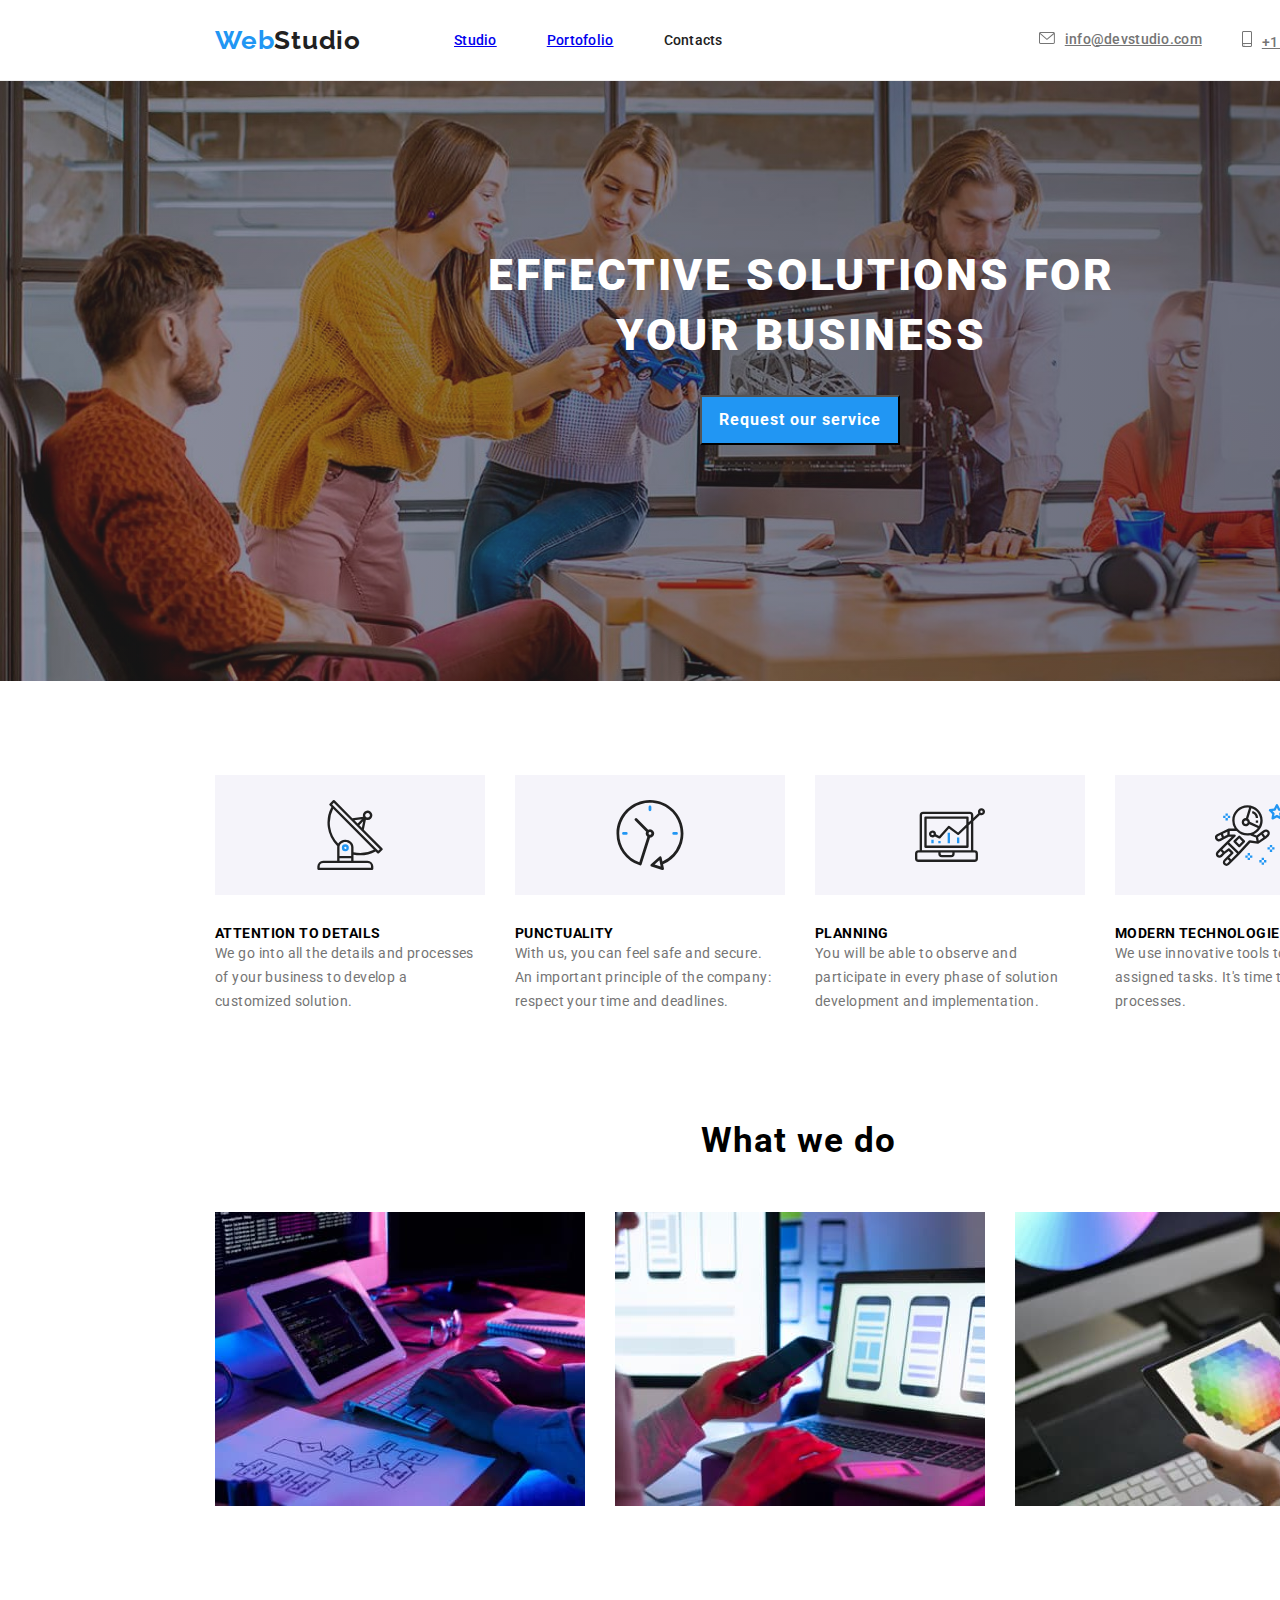
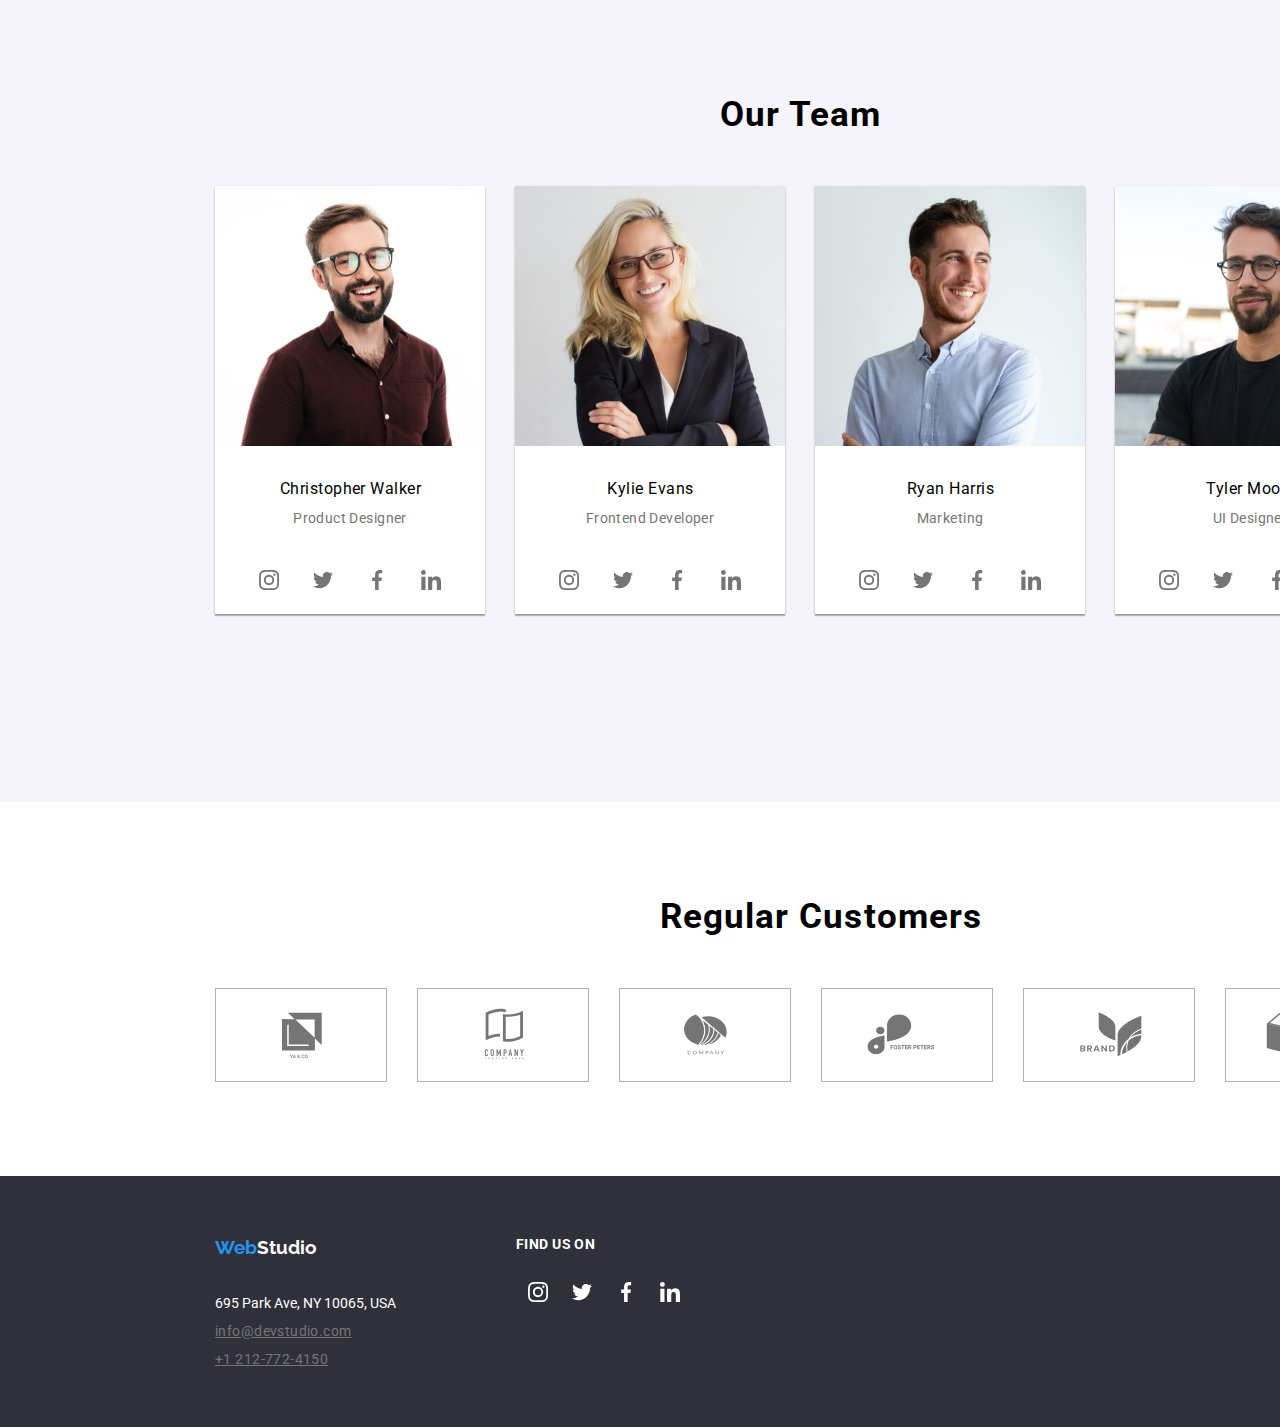
<file: index.html>
<!DOCTYPE html>
<html lang="en">
  <head>
    <meta charset="UTF-8" />
    <meta name="viewport" content="width=device-width, initial-scale=1.0" />
    <title>Studio</title>
    <link rel="preconnect" href="https://fonts.googleapis.com" />
    <link rel="preconnect" href="https://fonts.gstatic.com" crossorigin />
    <link
      href="https://fonts.googleapis.com/css2?family=Raleway:ital,wght@0,100..900;1,100..900&family=Roboto:ital,wght@0,100;0,300;0,400;0,500;0,700;0,900;1,100;1,300;1,400;1,500;1,700;1,900&display=swap"
      rel="stylesheet"
    />
    <link rel="stylesheet" href="./css/style.css" />
  </head>
  <body class="body">
    <!--Header section-->
    <header class="header">
      <nav class="header__navigation">
        <div class="header__div">
          <h3 class="header__logo"><span class="spanhf">Web</span>Studio</h3>
        </div>
        <div class="header__div1">
            <a href="index.html">Studio</a>
            <a href="portofolio.html">Portofolio</a>
            <p>Contacts</p>
        </div>
      </nav>
       <div class="header__div2">
           <a class="header__info" href="mailto:info@devstudio.com"
           ><svg class="header__icon">
            <use href="./images/svg/icons.svg#icon-envelope"/>
           </svg>info@devstudio.com</a>
            <a class="header__info" href="tel:+12127724150"><svg class="header__icon1">
            <use href="./images/svg/icons.svg#icon-smartphone"/>
           </svg>+1 212-772-4150</a>
       </div>  
    </header>
    <main>
      <!--Main section-->
      <section class="main__section">
      <div class="main">
        <h1 class="main__text">EFFECTIVE SOLUTIONS FOR <br />YOUR BUSINESS</h1>
        <button data-modal-open class="main__button" type="button">Request our service</button>
      </div>
      </section>
      <!--What we do section-->
      <section class="what1">
        <div class="what__section">
          <div>
            <p class="what__icon-d">
              <svg class="what__icon">
               <use href="./images/svg/symbol-defs.svg#icon-antenna"/>
              </svg>
            </p>
            <p class="what__title">ATTENTION TO DETAILS</p>
            <p class="what__subtitle">
              We go into all the details and processes <br />
              of your business to develop a <br />
              customized solution.
            </p>
          </div>
          <div>
            <p class="what__icon-d">
              <svg class="what__icon">
               <use href="./images/svg/symbol-defs.svg#icon-clock"/>
              </svg>
            </p>
            <p class="what__title">PUNCTUALITY</p>
            <p class="what__subtitle">
              With us, you can feel safe and secure. <br />
              An important principle of the company: <br />
              respect your time and deadlines.
            </p>
          </div>
          <div>
            <p class="what__icon-d">
              <svg class="what__icon">
               <use href="./images/svg/symbol-defs.svg#icon-diagram"/>
              </svg>
            </p>
            <p class="what__title">PLANNING</p>
            <p class="what__subtitle">
              You will be able to observe and <br />
              participate in every phase of solution <br />
              development and implementation.
            </p>
          </div>
          <div>
            <p class="what__icon-d">
              <svg class="what__icon">
               <use href="./images/svg/symbol-defs.svg#icon-astronaut"/>
              </svg>
            </p>
            <p class="what__title">MODERN TECHNOLOGIES</p>
            <p class="what__subtitle">
              We use innovative tools to solve <br />
              assigned tasks. It's time to simplify work <br />
              processes.
            </p>
          </div>
        </div>
      </section>
      <section class="what">
        <h2 class="what__we">What we do</h2>
        <div class="what__images">
          <img
            class="what__image"
            src="./images/box-1.jpg"
            alt="laptop"
            width="200"
          />
          <img
            class="what__image"
            src="./images/box-2.jpg"
            alt="telefon"
            width="200"
          />
          <img
            class="what__image"
            src="./images/box-3.jpg"
            alt="tableta"
            width="200"
          />
        </div>
      </section>

      <!--Our team section-->
      <section class="ourteam">
        <h2 class="ourteam__title">Our Team</h2>

        <!--Container cu echipa-->
        <div class="ourteam__team">
          <!--Primul-->
          <div class="ourteam__div">
            <img
              class="ourteam__image"
              src="./images/img-1.jpg"
              alt="Product Designer"
            />
            <p class="ourteam__name">Christopher Walker</p>
            <p class="ourteam__job">Product Designer</p>
            <ul class="our__social">
              <li><a href="">
                <svg class="our__icon">
                  <use href="./images/svg/icons.svg#icon-instagram">
                </svg>
                </a>
              </li>
              <li><a href="">
                <svg class="our__icon">
                  <use href="./images/svg/icons.svg#icon-twitter">
                </svg>
                </a>
              </li>
              <li><a href="">
                <svg class="our__icon">
                  <use href="./images/svg/icons.svg#icon-facebook">
                </svg>
                </a>
              </li>
              <li><a href="">
                <svg class="our__icon">
                  <use href="./images/svg/icons.svg#icon-linkedin">
                </svg>
                </a>
              </li>
            </ul>
          </div>

          <!--Al 2 lea-->
          <div class="ourteam__div">
            <img
              class="ourteam__image"
              src="./images/img-2.jpg"
              alt="Frontend Developer"
              width="200"
            />
            <p class="ourteam__name">Kylie Evans</p>
            <p class="ourteam__job">Frontend Developer</p>
             <ul class="our__social">
              <li><a href="">
                <svg class="our__icon">
                  <use href="./images/svg/icons.svg#icon-instagram">
                </svg>
                </a>
              </li>
              <li><a href="">
                <svg class="our__icon">
                  <use href="./images/svg/icons.svg#icon-twitter">
                </svg>
                </a>
              </li>
              <li><a href="">
                <svg class="our__icon">
                  <use href="./images/svg/icons.svg#icon-facebook">
                </svg>
                </a>
              </li>
              <li><a href="">
                <svg class="our__icon">
                  <use href="./images/svg/icons.svg#icon-linkedin">
                </svg>                </a>
              </li>
            </ul>
          </div>

          <!--Al 3 lea-->
          <div class="ourteam__div">
            <img
              class="ourteam__image"
              src="./images/img-3.jpg"
              alt="Marketing"
              width="200"
            />
            <p class="ourteam__name">Ryan Harris</p>
            <p class="ourteam__job">Marketing</p>
             <ul class="our__social">
              <li><a href="">
                <svg class="our__icon">
                  <use href="./images/svg/icons.svg#icon-instagram">
                </svg>
                </a>
              </li>
              <li><a href="">
                <svg class="our__icon">
                  <use href="./images/svg/icons.svg#icon-twitter">
                </svg>
                </a>
              </li>
              <li><a href="">
                <svg class="our__icon">
                  <use href="./images/svg/icons.svg#icon-facebook">
                </svg>
                </a>
              </li>
              <li><a href="">
                <svg class="our__icon">
                  <use href="./images/svg/icons.svg#icon-linkedin">
                </svg>                </a>
              </li>
            </ul>
          </div>

          <!--Al 4 lea-->
          <div class="ourteam__div">
            <img
              class="ourteam__image"
              src="./images/img-4.jpg"
              alt="UI Designer"
              width="200"
            />
            <p class="ourteam__name">Tyler Moore</p>
            <p class="ourteam__job">UI Designer</p>
             <ul class="our__social">
              <li><a href="">
                <svg class="our__icon">
                  <use href="./images/svg/icons.svg#icon-instagram">
                </svg>
                </a>
              </li>
              <li><a href="">
                <svg class="our__icon">
                  <use href="./images/svg/icons.svg#icon-twitter">
                </svg>
                </a>
              </li>
              <li><a href="">
                <svg class="our__icon">
                  <use href="./images/svg/icons.svg#icon-facebook">
                </svg>
                </a>
              </li>
              <li><a href="">
                <svg class="our__icon">
                  <use href="./images/svg/icons.svg#icon-linkedin">
                </svg>                </a>
              </li>
            </ul>
          </div>
        </div>
      </section>
      <!-- Customers section -->
      <section class="customers">
        <h1 class="customers__title">Regular Customers</h1>
        <ul class="customers__list">
              <li class="customers__cadru"><a href="">
                <svg class="customers__icon">
                  <use href="./images/svg/icons.svg#icon-logo-1">
                </svg>
                </a>
              </li>
              <li class="customers__cadru"><a href="">
                <svg class="customers__icon">
                  <use href="./images/svg/icons.svg#icon-logo-2">
                </svg>
                </a>
              </li>
              <li class="customers__cadru"><a href="">
                <svg class="customers__icon">
                  <use href="./images/svg/icons.svg#icon-logo-3">
                </svg>
                </a>
              </li>
              <li class="customers__cadru"><a href="">
                <svg class="customers__icon">
                  <use href="./images/svg/icons.svg#icon-logo-4">
                </svg>
                </a>
              </li>
              <li class="customers__cadru"><a href="">
                <svg class="customers__icon">
                  <use href="./images/svg/icons.svg#icon-logo-5">
                </svg>
                </a>
              </li>
              <li class="customers__cadru"><a href="">
                <svg class="customers__icon">
                  <use href="./images/svg/icons.svg#icon-logo-6">
                </svg>
                </a>
              </li>
            </ul>
      </section>
    </main>

    <!--Footer section-->
    <footer class="footer">
      <section class="footer__section">
        <div class="container">
          <div>
            <h3 class="footer__logo"><span class="spanhf">Web</span>Studio</h3>
             <p class="footer__adress">695 Park Ave, NY 10065, USA</p>
            <div class="footer__infos">
               <a class="footer__info" href="mailto:info@devstudio.com"
                >info@devstudio.com</a
               >
              <a class="footer__info" href="tel:+12127724150">+1 212-772-4150</a>
            </div>
          </div>
          <div class="footer__social">
          <h4 class="footer__title">FIND US ON</h4>
          <ul class="footer__social-ul">
              <li><a href="">
                <svg class="footer__icon">
                  <use href="./images/svg/icons.svg#icon-instagram">
                </svg>
                </a>
              </li>
              <li><a href="">
                <svg class="footer__icon">
                  <use href="./images/svg/icons.svg#icon-twitter">
                </svg>
                </a>
              </li>
              <li><a href="">
                <svg class="footer__icon">
                  <use href="./images/svg/icons.svg#icon-facebook">
                </svg>
                </a>
              </li>
              <li><a href="">
                <svg class="footer__icon">
                  <use href="./images/svg/icons.svg#icon-linkedin">
                </svg>
                </a>
              </li>
          </ul>
          </div>
        </div>
      </section>
    </footer>
    <div data-modal class="is-hidden">
      <div data-modal-content>
        <h2>Titlu modal</h2>
        <p>Lorem ipsum dolor sit amet consectetur adipisicing elit. Repellendus, dolores.</p>
        <button data-modal-close type="button">X</button>
      </div>
    </div>

    <script src="modal.js"></script>
  </body>
</html>
</file>
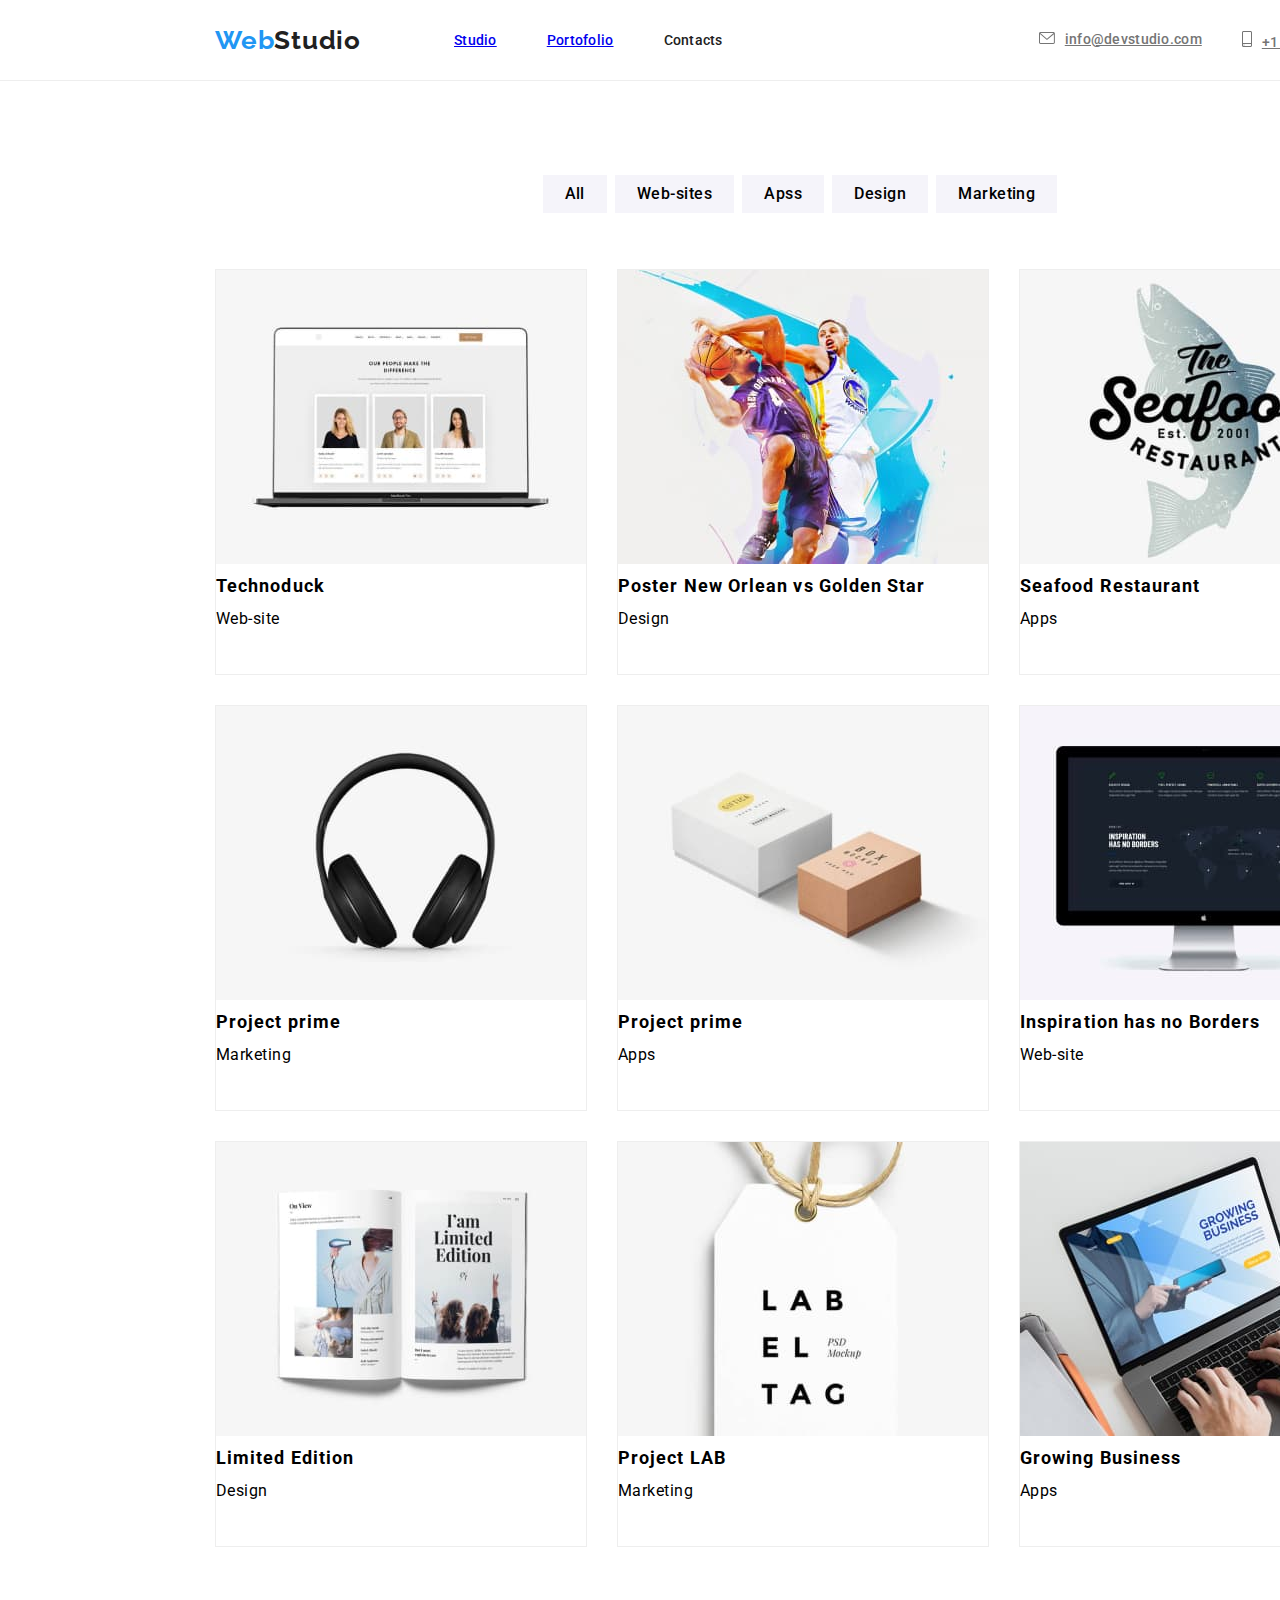
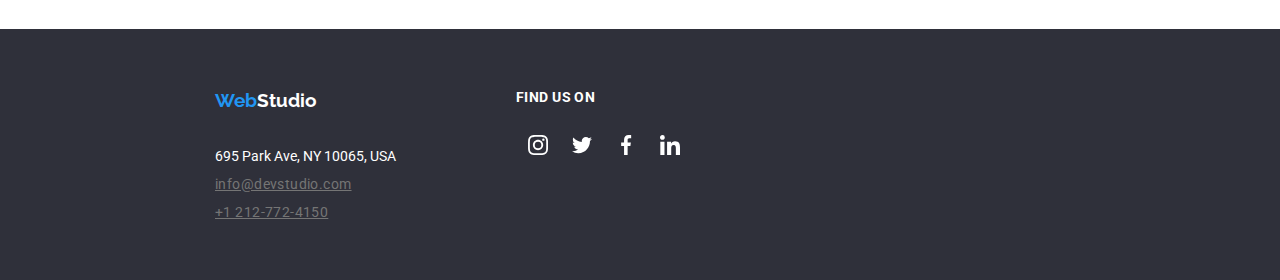
<file: portofolio.html>
<!DOCTYPE html>
<html lang="en">
  <head>
    <meta charset="UTF-8" />
    <meta name="viewport" content="width=device-width, initial-scale=1.0" />
    <title>Portfolio</title>
    <link rel="preconnect" href="https://fonts.googleapis.com" />
    <link rel="preconnect" href="https://fonts.gstatic.com" crossorigin />
    <link
      href="https://fonts.googleapis.com/css2?family=Raleway:ital,wght@0,100..900;1,100..900&family=Roboto:ital,wght@0,100;0,300;0,400;0,500;0,700;0,900;1,100;1,300;1,400;1,500;1,700;1,900&display=swap"
      rel="stylesheet"
    />
    <link rel="stylesheet" href="./css/style.css" />
  </head>
  <body class="body">
    <!--Header section-->
    <header class="header">
      <nav class="header__navigation">
        <div class="header__div">
          <h3 class="header__logo"><span class="spanhf">Web</span>Studio</h3>
        </div>
        <div class="header__div1">
          <a href="index.html">Studio</a>
          <a href="portofolio.html">Portofolio</a>
          <p>Contacts</p>
        </div>
      </nav>
      <div class="header__div2">
          <a class="header__info" href="mailto:info@devstudio.com"
            ><svg class="header__icon">
            <use href="./images/svg/icons.svg#icon-envelope" />
          </svg>info@devstudio.com
          </a>
          <a class="header__info" href="tel:+12127724150"> <svg class="header__icon1">
            <use href="./images/svg/icons.svg#icon-smartphone" />
          </svg>+1 212-772-4150</a>
      </div>
    </header>
    <main class="mainporto">
      <!-- Buttons section -->
      <div class="buttons">
        <button class="button" type="button">All</button>
        <button class="button" type="button">Web-sites</button>
        <button class="button" type="button">Apss</button>
        <button class="button" type="button">Design</button>
        <button class="button" type="button">Marketing</button>
      </div>

      <!-- Portofolio section -->
      <section>
        <div class="porto">
          <div class="porto__div">
            <!-- Web -->
            <div class="porto__images">
              <img
                class="porto__image"
                src="./images/web-site.jpg"
                alt="Technoduck"
                width="200"
              />
              <div class="porto__info">
                <p class="porto__title">Technoduck</p>
                <p class="porto__subtitle">Web-site</p>
              </div>
            </div>

            <!-- Design -->
            <div class="porto__images">
              <img
                class="porto__image"
                src="./images/design.jpg"
                alt="Poster"
                width="200"
              />
              <div class="porto__info">
                <p class="porto__title">Poster New Orlean vs Golden Star</p>
                <p class="porto__subtitle">Design</p>
              </div>
            </div>

            <!-- Apps -->
            <div class="porto__images">
              <img
                class="porto__image"
                src="./images/apps.jpg"
                alt="Seafood"
                width="200"
              />
              <div class="porto__info">
                <p class="porto__title">Seafood Restaurant</p>
                <p class="porto__subtitle">Apps</p>
              </div>
            </div>
          </div>
          <div class="porto__div">
            <!-- Marketing -->
            <div class="porto__images">
              <img
                class="porto__image"
                src="./images/marketing.jpg"
                alt="Project prime"
                width="200"
              />
              <div class="porto__info">
                <p class="porto__title">Project prime</p>
                <p class="porto__subtitle">Marketing</p>
              </div>
            </div>

            <!-- Apps1 -->
            <div class="porto__images">
              <img
                class="porto__image"
                src="./images/apps1.jpg"
                alt="Project prime"
                width="200"
              />
              <div class="porto__info">
                <p class="porto__title">Project prime</p>
                <p class="porto__subtitle">Apps</p>
              </div>
            </div>

            <!-- Web1 -->
            <div class="porto__images">
              <img
                class="porto__image"
                src="./images/web-site1.jpg"
                alt="Inspiration has no Borders"
                width="200"
              />
              <div class="porto__info">
                <p class="porto__title">Inspiration has no Borders</p>
                <p class="porto__subtitle">Web-site</p>
              </div>
            </div>
          </div>
          <div class="porto__div">
            <!-- Design1 -->
            <div class="porto__images">
              <img
                class="porto__image"
                src="./images/design1.jpg"
                alt="Limited Edition"
                width="200"
              />
              <div class="porto__info">
                <p class="porto__title">Limited Edition</p>
                <p class="porto__subtitle">Design</p>
              </div>
            </div>

            <!-- Marketing1 -->
            <div class="porto__images">
              <img
                class="porto__image"
                src="./images/marketing1.jpg"
                alt="Project LAB"
                width="200"
              />
              <div class="porto__info">
                <p class="porto__title">Project LAB</p>
                <p class="porto__subtitle">Marketing</p>
              </div>
            </div>

            <!-- Apps2 -->
            <div class="porto__images">
              <img
                class="porto__image"
                src="./images/apps2.jpg"
                alt="Growing Business"
                width="200"
              />
              <div class="porto__info">
                <p class="porto__title">Growing Business</p>
                <p class="porto__subtitle">Apps</p>
              </div>
            </div>
          </div>
        </div>
      </section>
    </main>
        <footer class="footer">
      <section class="footer__section">
        <div class="container">
          <div>
            <h3 class="footer__logo"><span class="spanhf">Web</span>Studio</h3>
             <p class="footer__adress">695 Park Ave, NY 10065, USA</p>
            <div class="footer__infos">
               <a class="footer__info" href="mailto:info@devstudio.com"
                >info@devstudio.com</a
               >
              <a class="footer__info" href="tel:+12127724150">+1 212-772-4150</a>
            </div>
          </div>
          <div class="footer__social">
          <h4 class="footer__title">FIND US ON</h4>
          <ul class="footer__social-ul">
              <li><a href="">
                <svg class="footer__icon">
                  <use href="./images/svg/icons.svg#icon-instagram">
                </svg>
                </a>
              </li>
              <li><a href="">
                <svg class="footer__icon">
                  <use href="./images/svg/icons.svg#icon-twitter">
                </svg>
                </a>
              </li>
              <li><a href="">
                <svg class="footer__icon">
                  <use href="./images/svg/icons.svg#icon-facebook">
                </svg>
                </a>
              </li>
              <li><a href="">
                <svg class="footer__icon">
                  <use href="./images/svg/icons.svg#icon-linkedin">
                </svg>
                </a>
              </li>
          </ul>
          </div>
        </div>
      </section>
    </footer>

  </body>
</html>
</file>
<file: css/style.css>
:root {
  --black: #2f303a;
  --white: #ffffff;
  --grey: #f5f4fa;
  --blue: #2196f3;
  --primaryfont: 'Roboto', sans-serif;
  --secondaryfont: 'Raleway', sans-serif;
}

* {
  margin: 0;
  padding: 0;
}

.body {
  background-color: var(--white);
  font-family: var(--primaryfont);
}

.header {
  background-color: var(--white);
  width: 1600px;
  height: 80px;
  border-bottom: 1px solid #eeeeee;
  display: flex;
  justify-content: space-between;
  align-items: center;
}

.header__div {
  display: flex;
}

.header__div1 {
  display: flex;
  gap: 50px;
  font-family: Roboto;
  font-size: 14px;
  font-weight: 500;
  line-height: 16.41px;
  letter-spacing: 0.02em;
  text-align: left;
}

.header__logo {
  color: #212121;
  font-family: var(--secondaryfont);
  display: flex;
  font-family: Raleway;
  font-size: 26px;
  font-weight: 700;
  line-height: 30.52px;
  letter-spacing: 0.03em;
  text-align: left;
}

.header__navigation {
  list-style-type: none;
  color: #212121;
  font-family: var(--primaryfont);
  font-size: 14px;
  font-weight: 500;
  line-height: 16px;
  letter-spacing: 0.02em;
  gap: 93px;
}

.header__navigation {
  display: flex;
  padding-left: 215px;
  align-items: center;
  position: relative;
}

.header__navigation a:hover {
  color: var(--blue);
}

.header__div1 a:hover::after,
.header__div1 a:active::after {
  content: '';
  height: 4px;
  width: 100%;
  border-radius: 20px;
  position: absolute;
  top: 52px;
  left: 10px;
  background-color: var(--blue);
}

.header__div2 {
  display: flex;
  font-family: Roboto;
  font-size: 14px;
  font-weight: 500;
  line-height: 16.41px;
  letter-spacing: 0.02em;
  text-align: left;
  padding-right: 225px;
  gap: 40px;
}

.header__adresa {
  width: 161px;
  height: 16px;
}

.header__tel {
  width: 132px;
  height: 18px;
}

.header__info {
  color: #757575;
  font-family: var(--primaryfont);
  font-size: 14px;
  font-weight: 500;
  line-height: 16px;
  letter-spacing: 0.02em;
}

.header__info:hover,
.header__icon:hover,
.header__icon1:hover {
  color: var(--blue);
  fill: var(--blue);
}

/* .header__div2:hover {
  color: var(--blue);
  fill: var(--blue);
} */

.header__icon {
  width: 16px;
  height: 12px;
  padding-right: 10px;
  fill: #757575;
}

.header__icon1 {
  width: 10px;
  height: 18px;
  padding-right: 10px;
  fill: #757575;
}

/* Index */

.main__section {
  display: flex;
  width: 1600px;
  height: 600px;
}

.main {
  background-image: linear-gradient(
      to left,
      rgba(47, 48, 58, 0.4),
      rgba(196, 196, 196, 0.1)
    ),
    url(/images/hero-img.jpg);
  background-repeat: no-repeat;
  background-size: cover;
  width: 1600px;
  max-width: 100%;
  display: flex;
  flex-direction: column;
  align-items: center;
}

.main__text {
  font-family: var(--primaryfont);
  color: var(--white);
  font-size: 44px;
  font-weight: 900;
  line-height: 60px;
  letter-spacing: 0.06em;
  text-align: center;
  width: 696px;
  height: 120px;
  display: flex;
  padding-top: 164px;
  padding-bottom: 30px;
  padding-left: 72px;
}

.main__button {
  font-family: var(--primaryfont);
  font-size: 16px;
  font-weight: 700;
  line-height: 30px;
  letter-spacing: 0.06em;
  text-align: center;
  background-color: var(--blue);
  color: var(--white);
  cursor: pointer;
  width: 200px;
  height: 50px;
}

/* What section */

.what__section {
  background-color: var(--white);
  width: 1170px;
  height: 251px;
  padding: 94px 215px;
  display: flex;
  gap: 30px;
}

.what__icon-d {
  display: flex;
  justify-content: center;
  align-items: center;
  margin-bottom: 30px;
  background: rgba(245, 244, 250, 1);
  width: 270px;
  height: 120px;
}

.what__icon {
  width: 70px;
  height: 70px;
}

.what__title {
  font-family: var(--primaryfont);
  font-size: 14px;
  font-weight: 700;
  line-height: 16px;
  letter-spacing: 0.03em;
  text-align: left;
  width: 270px;
  height: 16px;
}

.what__subtitle {
  font-family: var(--primaryfont);
  color: #757575;
  font-size: 14px;
  font-weight: 400;
  line-height: 24px;
  letter-spacing: 0.03em;
  text-align: left;
  width: 270px;
  height: 75px;
}

.what {
  width: 1170px;
  height: 386px;
  padding-bottom: 94px;
}

.what__we {
  font-family: var(--primaryfont);
  font-size: 35px;
  font-weight: 700;
  line-height: 42px;
  letter-spacing: 0.03em;
  width: 198px;
  height: 42px;
  padding-bottom: 50px;
  padding-left: 701px;
  padding-right: 701px;
}

.what__images {
  display: flex;
  gap: 30px;
  padding: 0 215px;
}

.what__image {
  width: 370px;
  height: 294px;
}

/* Our team */

.ourteam {
  background-color: #f5f4fa;
  width: 1600px;
  height: 708px;
  display: flex;
  flex-direction: column;
  padding-bottom: 94px;
}

.ourteam__team {
  width: 1170px;
  width: 428px;
  display: flex;
  width: 270px;
  height: 368px;
  padding-left: 215px;
  gap: 30px;
}

.ourteam__div {
  background-color: var(--white);
  width: 270px;
  height: 428px;
  box-shadow: 0px 2px 1px 0px #00000033, 0px 1px 1px 0px #00000024,
    0px 1px 3px 0px #0000001f;
}

.ourteam__name {
  font-family: var(--primaryfont);
  font-size: 16px;
  font-weight: var(--black);
  line-height: 18.75px;
  letter-spacing: 0.03em;
  width: 145px;
  height: 19px;
  display: flex;
  padding-top: 30px;
  padding-left: 63px;
  padding-right: 62px;
  padding-bottom: 10px;
  justify-content: center;
}

.ourteam__job {
  font-family: var(--primaryfont);
  color: #757575;
  font-size: 14px;
  font-weight: 400;
  line-height: 18.75px;
  letter-spacing: 0.03em;
  display: flex;
  justify-content: center;
  padding-bottom: 30px;
  padding-left: 70px;
  padding-right: 70px;
  width: 130px;
  height: 19px;
}

.ourteam__image {
  width: 270px;
  height: 260px;
}

.ourteam__title {
  font-family: var(--primaryfont);
  font-size: 35px;
  font-weight: 700;
  line-height: 42.19px;
  letter-spacing: 0.03em;
  text-align: center;
  width: 165px;
  height: 42px;
  padding-top: 94px;
  padding-bottom: 50px;
  padding-left: 720px;
  display: flex;
}

.our__social {
  width: 206px;
  height: 44px;
  display: flex;
  justify-content: center;
  gap: 10px;
  padding-left: 32px;
}

.our__social ul {
  margin-bottom: 30px;
}

.our__social li {
  padding: 12px;
  border-radius: 100px;
  list-style: none;
}

.our__social li:hover {
  background-color: var(--blue);
  cursor: pointer;
}

.our__icon:hover {
  fill: white;
  cursor: pointer;
}

.our__social li:focus {
  background-color: var(--blue);
  fill: var(--white);
}

.our__icon {
  width: 20px;
  height: 20px;
  fill: #757575;
}

/* Customers section */

.customers {
  width: 1600px;
  margin: 0;
  padding-bottom: 94px;
  fill: #757575;
}

.customers__title {
  width: 328px;
  height: 42px;
  font-family: Roboto;
  font-size: 35px;
  font-weight: 700;
  line-height: 42.19px;
  letter-spacing: 0.03em;
  text-align: center;
  display: flex;
  padding-left: 660px;
  padding-top: 94px;
}

.customers__list {
  display: flex;
  list-style: none;
  gap: 30px;
  padding-top: 50px;
  padding-left: 215px;
}

.customers__cadru {
  border: 1px solid #afb1b8;
  width: 170px;
  height: 92px;
  display: flex;
  justify-content: center;
  align-items: center;
  color: #afb1b8;
}

.customers__icon {
  width: 100px;
  height: 60px;
  fill: #757575;
}

.customers__icon:hover {
  fill: var(--blue);
}

.customers__list li:hover {
  border-color: var(--blue);
  border-radius: 4px;
}

.customers__cadru:hover {
  color: var(--blue);
}

/* Footer setion */

.footer {
  width: 1600px;
}

.footer__section {
  padding: 60px 0;
  display: flex;
  background-color: var(--black);
  color: var(--white-color);
  padding-left: 215px;
  padding-right: 1154px;
}

.footer__section .container {
  display: flex;
  flex-direction: row;
  gap: 70px;
}

.footer__logo {
  color: var(--white);
  font-family: var(--secondaryfont);
  width: 145px;
  height: 31px;
  padding-bottom: 28px;
}

.footer__adress {
  color: var(--white);
  font-family: var(--primaryfont);
  font-size: 14px;
  font-weight: 400;
  line-height: 16px;
  width: 207px;
  height: 16px;
  padding-bottom: 12px;
}

.footer__infos {
  display: flex;
  flex-direction: column;
  gap: 12px;
}

.footer__info {
  color: #ffffff;
  font-family: var(--primaryfont);
  font-size: 14px;
  font-weight: 400;
  line-height: 16px;
  color: #757575;
  letter-spacing: 0.03em;
  width: 231px;
  height: 16px;
}

.footer__info:hover {
  color: var(--blue);
}

.spanhf {
  color: var(--blue);
}

.footer__social {
  width: 206px;
  height: 80px;
  display: flex;
  flex-direction: column;
  gap: 10px;
}

.footer__social-ul {
  display: flex;
  list-style: none;
  border-radius: 100px;
  padding-top: 8px;
  color: white;
}

.footer__social li {
  padding: 12px;
  border-radius: 100px;
  list-style: none;
}

.footer__social li:hover {
  background-color: var(--blue);
  color: var(--white);
}

.footer__social li:focus {
  background-color: var(--blue);
  fill: var(--white);
}

.footer__title {
  font-family: Roboto;
  font-size: 14px;
  font-weight: 700;
  line-height: 16.41px;
  letter-spacing: 0.03em;
  text-align: left;
  color: var(--white);
}

.footer__icon {
  width: 20px;
  height: 20px;
  fill: white;
}

/* Portofolio */

.mainporto {
  background-color: white;
  width: 1170px;
  height: 1360px;
  padding-left: 215px;
  padding-right: 215px;
  padding-bottom: 94px;
  padding-top: 94px;
}

.buttons {
  display: flex;
  justify-content: center;
  gap: 8px;
  border: 0;
  width: 516px;
  height: 38px;
  padding-bottom: 56px;
  padding-left: 327px;
  padding-right: 326px;
}

.button {
  background-color: #f5f4fa;
  color: black;
  font-family: var(--primaryfont);
  font-size: 16px;
  font-weight: 500;
  line-height: 26px;
  letter-spacing: 0.03em;
  text-align: center;
  cursor: pointer;
  padding: 6px 22px;
  border: none;
}

.button:hover {
  background-color: var(--blue);
  color: white;
}

/* .porto { */
/* padding-left: 215px;
  padding-right: 215px; */

.porto__div {
  display: flex;
  align-items: center;
  gap: 30px;
  padding-bottom: 30px;
}

.porto__images {
  width: 370px;
  height: 404px;
  border: 1px solid #eeeeee;
}

.porto__images:hover {
  box-shadow: 1px 4px 6px 0px #00000029, 0px 4px 4px 0px #0000000f,
    0px 1px 1px 0px #0000001f;
}

.porto__image {
  width: 370px;
  height: 294px;
}

.porto__info {
  display: flex;
  flex-direction: column;
  align-items: flex-start;
}

.porto__title {
  font-family: var(--primaryfont);
  font-size: 18px;
  font-weight: 700;
  line-height: 36px;
  letter-spacing: 0.06em;
}

.porto__subtitle {
  font-family: var(--primaryfont);
  font-size: 16px;
  font-weight: 400;
  line-height: 30px;
  letter-spacing: 0.03em;
}

.header__icon {
  width: 16px;
  height: 12px;
}

.header__icon1 {
  width: 10px;
  height: 16px;
}

/* Style modal */

.is-hidden {
  opacity: 0;
  visibility: hidden;
  pointer-events: none;
}

[data-modal] {
  height: 100%;
  width: 100%;
  position: fixed;
  top: 0;
  left: 0;
  background-color: rgba(0, 0, 0, 0.5);
}

.is-hidden [data-modal-content] {
  transform: translate(-50%, -50%) scale(0.5);
}

[data-modal-content] {
  width: 528px;
  height: 581px;
  background-color: var(--white);
  position: absolute;
  top: 50%;
  left: 50%;
  transform: translate(-50%, -50%) scale(1);
  transition-duration: 1s;
  padding: 20px;
}

[data-modal-close] {
  position: absolute;
  top: 10px;
  right: 10px;
}
</file>
